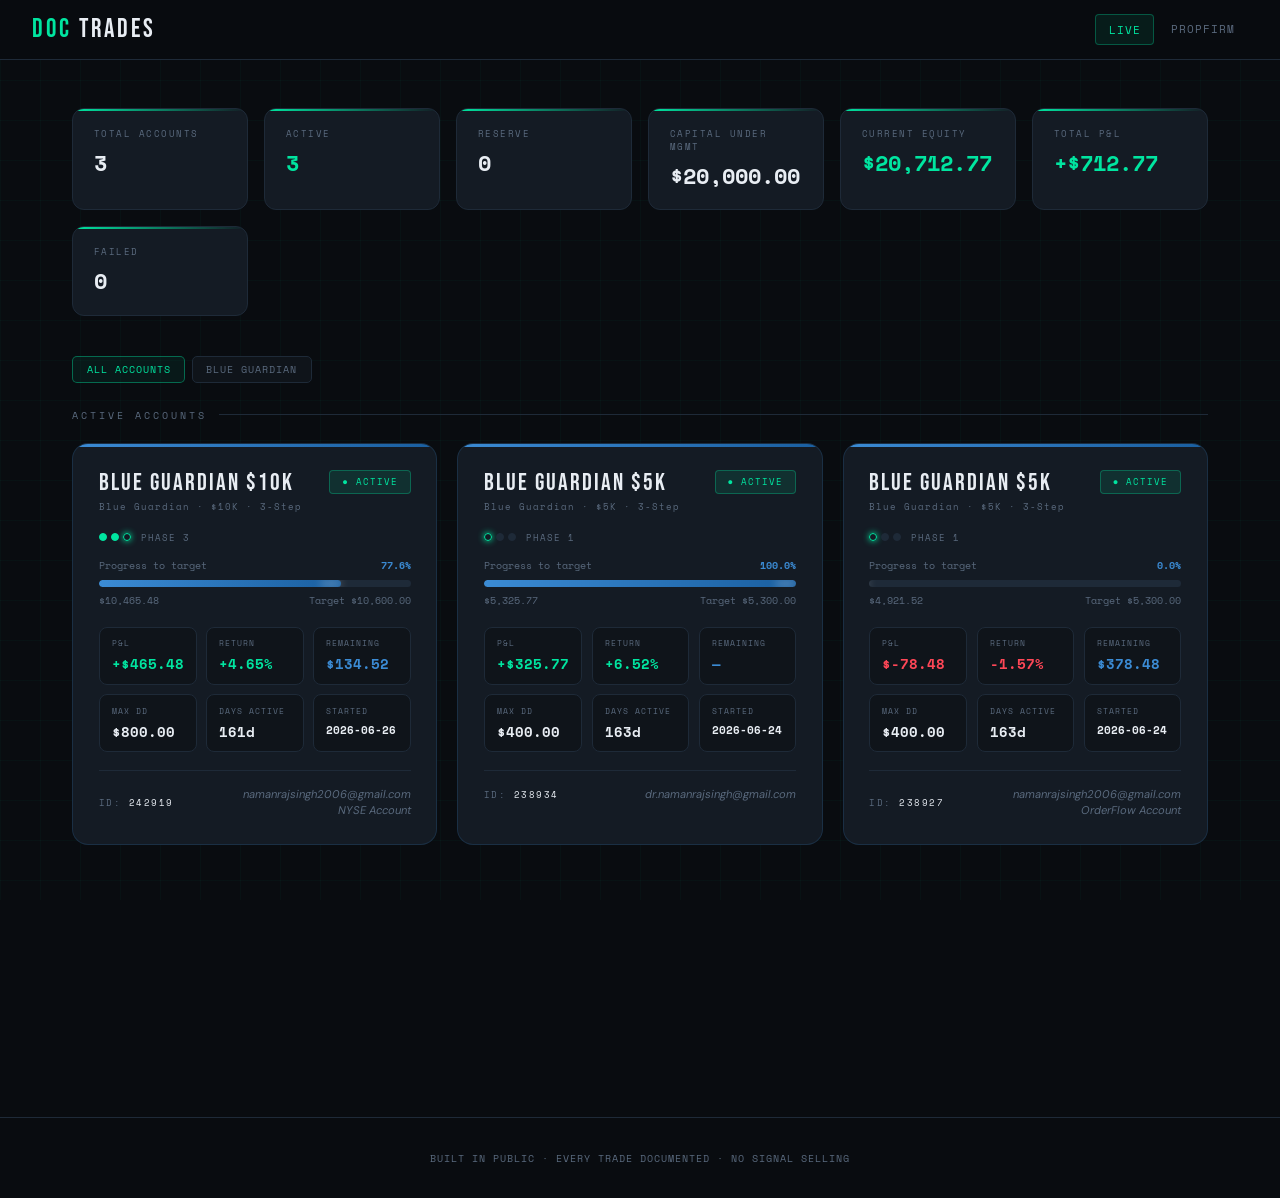
<file: index.html>
<!DOCTYPE html>
<html lang="en">
<head>
  <meta charset="UTF-8" />
  <meta name="viewport" content="width=device-width, initial-scale=1.0" />
  <title>doc.trades — Accounts</title>
  <link rel="preconnect" href="https://fonts.googleapis.com" />
  <link href="https://fonts.googleapis.com/css2?family=Space+Mono:wght@400;700&family=Bebas+Neue&family=DM+Sans:wght@300;400;500&display=swap" rel="stylesheet" />
  <style>
    :root {
      --bg: #090c10;
      --surface: #0f141a;
      --card: #141b24;
      --border: #1e2a38;
      --accent: #00e5a0;
      --accent2: #f7b731;
      --danger: #ff4757;
      --text: #e8edf3;
      --muted: #5a6a7e;
      --mono: 'Space Mono', monospace;
      --display: 'Bebas Neue', sans-serif;
      --body: 'DM Sans', sans-serif;
    }
    *, *::before, *::after { margin: 0; padding: 0; box-sizing: border-box; }

    body {
      background: var(--bg);
      color: var(--text);
      font-family: var(--body);
      min-height: 100vh;
      overflow-x: hidden;
    }

    body::before {
      content: '';
      position: fixed;
      inset: 0;
      background-image:
        linear-gradient(rgba(0,229,160,.03) 1px, transparent 1px),
        linear-gradient(90deg, rgba(0,229,160,.03) 1px, transparent 1px);
      background-size: 40px 40px;
      pointer-events: none;
      z-index: 0;
    }

    header {
      position: sticky; top: 0; z-index: 100;
      background: rgba(9,12,16,.9);
      backdrop-filter: blur(14px);
      border-bottom: 1px solid var(--border);
      padding: 0 2rem;
      height: 60px;
      display: flex;
      align-items: center;
      justify-content: space-between;
    }
    .logo { font-family: var(--display); font-size: 1.6rem; letter-spacing: 3px; color: var(--accent); }
    .logo span { color: var(--text); }
    nav { display: flex; gap: .25rem; }
    nav a {
      color: var(--muted);
      text-decoration: none;
      font-family: var(--mono);
      font-size: .7rem;
      letter-spacing: 1px;
      padding: .4rem .8rem;
      border-radius: 4px;
      transition: all .2s;
      text-transform: uppercase;
    }
    nav a:hover, nav a.active { color: var(--accent); background: rgba(0,229,160,.08); }
    nav a.active { border: 1px solid rgba(0,229,160,.3); }

    main {
      position: relative; z-index: 1;
      max-width: 1200px;
      margin: 0 auto;
      padding: 3rem 2rem 5rem;
    }

    .summary-bar {
      display: grid;
      grid-template-columns: repeat(auto-fit, minmax(160px, 1fr));
      gap: 1rem;
      margin-bottom: 2.5rem;
      animation: fadeUp .5s ease both;
    }
    .sum-box {
      background: var(--card);
      border: 1px solid var(--border);
      border-radius: 12px;
      padding: 1.1rem 1.3rem;
      position: relative;
      overflow: hidden;
    }
    .sum-box::before {
      content: '';
      position: absolute; top: 0; left: 0; right: 0; height: 2px;
      background: linear-gradient(90deg, var(--accent), transparent);
    }
    .sum-label {
      font-family: var(--mono);
      font-size: .58rem;
      color: var(--muted);
      letter-spacing: 1.5px;
      text-transform: uppercase;
      margin-bottom: .45rem;
    }
    .sum-val {
      font-family: var(--mono);
      font-size: 1.35rem;
      font-weight: 700;
      color: var(--text);
    }
    .sum-val.green { color: var(--accent); }
    .sum-val.red   { color: var(--danger); }
    .sum-val.gold  { color: var(--accent2); }

    .section-label {
      font-family: var(--mono);
      font-size: .65rem;
      letter-spacing: 3px;
      color: var(--muted);
      text-transform: uppercase;
      margin-bottom: 1.25rem;
      display: flex;
      align-items: center;
      gap: .75rem;
    }
    .section-label::after { content: ''; flex: 1; height: 1px; background: var(--border); }
    .section-sub {
      font-size: .55rem;
      color: var(--muted);
      letter-spacing: 1px;
      font-family: var(--mono);
      margin-left: .5rem;
      text-transform: none;
      opacity: .7;
    }

    .filter-row {
      display: flex;
      gap: .4rem;
      margin-bottom: 1.5rem;
      flex-wrap: wrap;
    }
    .filter-btn {
      font-family: var(--mono);
      font-size: .6rem;
      letter-spacing: 1px;
      text-transform: uppercase;
      padding: .35rem .85rem;
      border-radius: 5px;
      border: 1px solid var(--border);
      background: var(--surface);
      color: var(--muted);
      cursor: pointer;
      transition: all .2s;
    }
    .filter-btn:hover { color: var(--text); border-color: var(--muted); }
    .filter-btn.active { color: var(--accent); border-color: rgba(0,229,160,.4); background: rgba(0,229,160,.06); }

    .accounts-grid {
      display: grid;
      grid-template-columns: repeat(auto-fill, minmax(340px, 1fr));
      gap: 1.25rem;
      margin-bottom: 3rem;
    }

    .acc-card {
      background: var(--card);
      border: 1px solid var(--border);
      border-radius: 16px;
      padding: 1.6rem;
      position: relative;
      overflow: hidden;
      text-decoration: none;
      color: var(--text);
      display: block;
      transition: transform .2s, border-color .2s, box-shadow .2s;
      animation: fadeUp .5s ease both;
    }
    .acc-card:hover { transform: translateY(-3px); box-shadow: 0 8px 32px rgba(0,0,0,.3); }
    .acc-card::before { content: ''; position: absolute; top: 0; left: 0; right: 0; height: 3px; }

    /* Reserve cards get a subtle dimmed look */
    .acc-card.is-reserve { opacity: .75; }
    .acc-card.is-reserve:hover { opacity: 1; }

    .card-top {
      display: flex;
      justify-content: space-between;
      align-items: flex-start;
      margin-bottom: 1.1rem;
      gap: .75rem;
    }
    .card-name { font-family: var(--display); font-size: 1.5rem; letter-spacing: 2px; line-height: 1.1; }
    .card-firm { font-family: var(--mono); font-size: .58rem; color: var(--muted); letter-spacing: 1px; margin-top: .25rem; }

    .status-badge {
      font-family: var(--mono);
      font-size: .58rem;
      letter-spacing: 1px;
      padding: .3rem .75rem;
      border-radius: 4px;
      white-space: nowrap;
      flex-shrink: 0;
    }
    .status-active  { color: var(--accent);  background: rgba(0,229,160,.1);   border: 1px solid rgba(0,229,160,.3); }
    .status-reserve { color: #64748b;         background: rgba(100,116,139,.1); border: 1px solid rgba(100,116,139,.35); }
    .status-passed  { color: var(--accent2);  background: rgba(247,183,49,.1);  border: 1px solid rgba(247,183,49,.3); }
    .status-failed  { color: var(--danger);   background: rgba(255,71,87,.1);   border: 1px solid rgba(255,71,87,.3); }
    .status-funded  { color: #a78bfa;         background: rgba(167,139,250,.1); border: 1px solid rgba(167,139,250,.3); }

    .prog-section { margin-bottom: 1.2rem; }
    .prog-row {
      display: flex;
      justify-content: space-between;
      font-family: var(--mono);
      font-size: .62rem;
      color: var(--muted);
      margin-bottom: .45rem;
    }
    .prog-row .pct { font-weight: 700; }
    .prog-track { height: 7px; background: var(--border); border-radius: 4px; overflow: hidden; margin-bottom: .4rem; }
    .prog-fill {
      height: 100%;
      border-radius: 4px;
      transition: width 1s ease;
      position: relative;
    }
    .prog-fill::after {
      content: '';
      position: absolute; top: 0; right: 0;
      width: 20px; height: 100%;
      background: rgba(255,255,255,.25);
      filter: blur(4px);
      animation: shimmer 2s ease-in-out infinite;
    }
    @keyframes shimmer { 0%,100%{opacity:0} 50%{opacity:1} }

    .bal-row { display: flex; justify-content: space-between; font-family: var(--mono); font-size: .6rem; color: var(--muted); }

    .stats-grid {
      display: grid;
      grid-template-columns: repeat(3, 1fr);
      gap: .6rem;
      margin-bottom: 1.1rem;
    }
    .stat-box { background: var(--surface); border: 1px solid var(--border); border-radius: 8px; padding: .6rem .75rem; }
    .stat-lbl { font-family: var(--mono); font-size: .52rem; color: var(--muted); letter-spacing: 1px; margin-bottom: .3rem; text-transform: uppercase; }
    .stat-val { font-family: var(--mono); font-size: .85rem; font-weight: 700; color: var(--text); }
    .stat-val.green { color: var(--accent); }
    .stat-val.red   { color: var(--danger); }
    .stat-val.gold  { color: var(--accent2); }

    .card-footer {
      display: flex;
      align-items: center;
      justify-content: space-between;
      gap: .75rem;
      padding-top: 1rem;
      border-top: 1px solid var(--border);
      flex-wrap: wrap;
    }
    .acc-id { font-family: var(--mono); font-size: .55rem; color: var(--muted); letter-spacing: 1.5px; text-transform: uppercase; }
    .acc-id span { color: var(--text); }
    .card-note { font-size: .7rem; color: var(--muted); font-style: italic; max-width: 60%; text-align: right; line-height: 1.4; }

    .phase-dots { display: flex; gap: 4px; align-items: center; margin-bottom: .9rem; }
    .phase-dot { width: 8px; height: 8px; border-radius: 50%; background: var(--border); border: 1px solid var(--border); }
    .phase-dot.done    { background: var(--accent); border-color: var(--accent); }
    .phase-dot.current { background: transparent; border-color: var(--accent); box-shadow: 0 0 6px var(--accent); }
    .phase-label { font-family: var(--mono); font-size: .55rem; color: var(--muted); letter-spacing: 1px; margin-left: 6px; }

    footer {
      position: relative; z-index: 1;
      text-align: center;
      padding: 2rem;
      border-top: 1px solid var(--border);
      font-family: var(--mono);
      font-size: .65rem;
      color: var(--muted);
      letter-spacing: 1px;
    }

    @keyframes fadeUp {
      from { opacity: 0; transform: translateY(16px); }
      to   { opacity: 1; transform: translateY(0); }
    }

    @media (max-width: 600px) {
      header { padding: 0 1rem; }
      main   { padding: 1.5rem 1rem 4rem; }
      .accounts-grid { grid-template-columns: 1fr; }
      .stats-grid { grid-template-columns: repeat(2, 1fr); }
      .card-note { display: none; }
    }
  </style>
</head>
<body>

  <header>
    <div class="logo">doc <span>trades</span></div>
    <nav>
      <a href="index.html" class="active">Live</a>
      <a href="propfirm.html">PropFirm</a>
    </nav>
  </header>

  <main>
    <div class="summary-bar" id="summary-bar"></div>
    <div class="filter-row"  id="filter-row"></div>

    <div class="section-label" id="label-active"  style="display:none">Active Accounts</div>
    <div class="accounts-grid" id="grid-active"></div>

    <div class="section-label" id="label-reserve" style="display:none">
      Reserve Accounts <span class="section-sub">— on standby · deploy when needed</span>
    </div>
    <div class="accounts-grid" id="grid-reserve"></div>

    <div class="section-label" id="label-passed"  style="display:none">Passed / Funded</div>
    <div class="accounts-grid" id="grid-passed"></div>

    <div class="section-label" id="label-failed"  style="display:none">Failed / Closed</div>
    <div class="accounts-grid" id="grid-failed"></div>
  </main>

  <footer>
    <div>BUILT IN PUBLIC · EVERY TRADE DOCUMENTED · NO SIGNAL SELLING</div>
  </footer>

  <script src="accounts.js"></script>

  <script>
    const fmt     = n => '$' + n.toLocaleString('en-US', { minimumFractionDigits: 2, maximumFractionDigits: 2 });
    const pct     = (a,b) => ((a-b)/b*100).toFixed(2) + '%';
    const progPct = (cur,init,tgt) => Math.min(Math.max((cur-init)/(tgt-init)*100, 0), 100).toFixed(1);

    // FIX 3: UTC-safe — counts calendar days from startDate to today,
    // regardless of timezone and whether any trades were taken
    const daysSince = d => {
      const [y,m,day] = d.split('-').map(Number);
      const start = Date.UTC(y, m-1, day);
      const today = Date.UTC(new Date().getFullYear(), new Date().getMonth(), new Date().getDate());
      return Math.max(0, Math.floor((today - start) / 86400000));
    };

    const STATUS_LABELS = { active:'● ACTIVE', reserve:'◈ RESERVE', passed:'✓ PASSED', failed:'✗ FAILED', funded:'★ FUNDED' };
    const STATUS_CLASS  = { active:'status-active', reserve:'status-reserve', passed:'status-passed', failed:'status-failed', funded:'status-funded' };

    // ── Summary bar ────────────────────────────────────────
    function buildSummary() {
      const total     = ACCOUNTS.length;
      const nActive   = ACCOUNTS.filter(a => a.status === 'active').length;
      const nReserve  = ACCOUNTS.filter(a => a.status === 'reserve').length;
      const nFailed   = ACCOUNTS.filter(a => a.status === 'failed').length;
      const live      = ACCOUNTS.filter(a => a.status !== 'failed');
      const totalSize = live.reduce((s,a) => s + a.accountSize, 0);
      const totalBal  = live.reduce((s,a) => s + a.currentBalance, 0);
      const totalPnl  = totalBal - totalSize;

      const items = [
        { label: 'Total Accounts',     val: total,                                                cls: '' },
        { label: 'Active',             val: nActive,                                              cls: 'green' },
        { label: 'Reserve',            val: nReserve,                                             cls: '' },
        { label: 'Capital Under Mgmt', val: fmt(totalSize),                                       cls: '' },
        { label: 'Current Equity',     val: fmt(totalBal),     cls: totalBal >= totalSize ? 'green' : 'red' },
        { label: 'Total P&L',          val: (totalPnl >= 0 ? '+' : '') + fmt(totalPnl), cls: totalPnl >= 0 ? 'green' : 'red' },
        { label: 'Failed',             val: nFailed,                                              cls: nFailed > 0 ? 'red' : '' },
      ];

      document.getElementById('summary-bar').innerHTML = items.map(i => `
        <div class="sum-box">
          <div class="sum-label">${i.label}</div>
          <div class="sum-val ${i.cls}">${i.val}</div>
        </div>`).join('');
    }

    // ── Filter buttons ─────────────────────────────────────
    let currentFilter = 'all';
    function buildFilters() {
      const firms = ['all', ...new Set(ACCOUNTS.map(a => a.propFirm))];
      document.getElementById('filter-row').innerHTML = firms.map(f => `
        <button class="filter-btn${f==='all'?' active':''}" data-firm="${f}">
          ${f === 'all' ? 'All Accounts' : f}
        </button>`).join('');

      document.querySelectorAll('.filter-btn').forEach(btn => {
        btn.addEventListener('click', () => {
          currentFilter = btn.dataset.firm;
          document.querySelectorAll('.filter-btn').forEach(b => b.classList.remove('active'));
          btn.classList.add('active');
          renderCards();
        });
      });
    }

    // ── Build one card ─────────────────────────────────────
    function buildCard(acc) {
      const style  = STYLE_MAP[acc.style] || STYLE_MAP.green;
      const pnl    = acc.currentBalance - acc.initialBalance;
      const pnlPct = pct(acc.currentBalance, acc.initialBalance);
      const prog   = progPct(acc.currentBalance, acc.initialBalance, acc.targetBalance);
      const days   = daysSince(acc.startDate);   // always from startDate, no trade check
      const remain = acc.targetBalance - acc.currentBalance;

      const phaseNum = parseInt((acc.phase || 'PHASE 1').replace(/\D/g,'')) || 1;
      let dots = '';
      for (let i = 1; i <= acc.totalPhases; i++) {
        if      (i < phaseNum)  dots += '<div class="phase-dot done"></div>';
        else if (i === phaseNum) dots += '<div class="phase-dot current"></div>';
        else                    dots += '<div class="phase-dot"></div>';
      }

      const rgb = hexToRgb(style.accent);
      return `
        <a class="acc-card${acc.status==='reserve'?' is-reserve':''}"
           href="${acc.dashboardUrl || '#'}" target="_blank"
           style="border-color:rgba(${rgb},.18);"
           onmouseover="this.style.borderColor='rgba(${rgb},.45)';this.style.boxShadow='0 8px 32px ${style.glow}'"
           onmouseout="this.style.borderColor='rgba(${rgb},.18)';this.style.boxShadow=''">

          <div style="position:absolute;top:0;left:0;right:0;height:3px;background:${style.bar}"></div>

          <div class="card-top">
            <div>
              <div class="card-name">${acc.accountName}</div>
              <div class="card-firm">${acc.propFirm} · ${acc.accountSize>=1000?'$'+(acc.accountSize/1000)+'K':'$'+acc.accountSize} · ${acc.totalPhases}-Step</div>
            </div>
            <div class="status-badge ${STATUS_CLASS[acc.status]}">${STATUS_LABELS[acc.status]}</div>
          </div>

          <div class="phase-dots">
            ${dots}
            <span class="phase-label">${acc.phase}</span>
          </div>

          <div class="prog-section">
            <div class="prog-row">
              <span>Progress to target</span>
              <span class="pct" style="color:${style.accent}">${prog}%</span>
            </div>
            <div class="prog-track">
              <div class="prog-fill" style="width:${prog}%;background:${style.bar}"></div>
            </div>
            <div class="bal-row">
              <span>${fmt(acc.currentBalance)}</span>
              <span>Target ${fmt(acc.targetBalance)}</span>
            </div>
          </div>

          <div class="stats-grid">
            <div class="stat-box">
              <div class="stat-lbl">P&amp;L</div>
              <div class="stat-val ${pnl>=0?'green':'red'}">${pnl>=0?'+':''}${fmt(pnl)}</div>
            </div>
            <div class="stat-box">
              <div class="stat-lbl">Return</div>
              <div class="stat-val ${pnl>=0?'green':'red'}">${pnl>=0?'+':''}${pnlPct}</div>
            </div>
            <div class="stat-box">
              <div class="stat-lbl">Remaining</div>
              <div class="stat-val" style="color:${style.accent}">${remain>0?fmt(remain):'—'}</div>
            </div>
            <div class="stat-box">
              <div class="stat-lbl">Max DD</div>
              <div class="stat-val">${fmt(acc.maxDrawdown)}</div>
            </div>
            <div class="stat-box">
              <div class="stat-lbl">Days Active</div>
              <div class="stat-val">${days}d</div>
            </div>
            <div class="stat-box">
              <div class="stat-lbl">Started</div>
              <div class="stat-val" style="font-size:.68rem">${acc.startDate}</div>
            </div>
          </div>

          <div class="card-footer">
            <div class="acc-id">ID: <span>${acc.accountNumber}</span></div>
            <div class="card-note">${acc.note||''}</div>
          </div>
        </a>`;
    }

    // ── Render all cards ───────────────────────────────────
    function renderCards() {
      const filtered = currentFilter === 'all'
        ? ACCOUNTS
        : ACCOUNTS.filter(a => a.propFirm === currentFilter);

      // FIX 2: bucket by status
      const groups = { active:[], reserve:[], passed:[], failed:[] };
      filtered.forEach(a => {
        if      (a.status === 'active')                          groups.active.push(a);
        else if (a.status === 'reserve')                         groups.reserve.push(a);
        else if (a.status === 'funded' || a.status === 'passed') groups.passed.push(a);
        else                                                      groups.failed.push(a);
      });

      // FIX 1: sort each bucket by P&L descending (highest profit first)
      Object.values(groups).forEach(g =>
        g.sort((a,b) => (b.currentBalance - b.initialBalance) - (a.currentBalance - a.initialBalance))
      );

      ['active','reserve','passed','failed'].forEach(g => {
        const grid  = document.getElementById('grid-'  + g);
        const label = document.getElementById('label-' + g);
        if (groups[g].length) {
          grid.innerHTML = groups[g].map((a,i) =>
            buildCard(a).replace(
              'animation: fadeUp .5s ease both',
              `animation: fadeUp .5s ease ${i*0.06}s both`
            )
          ).join('');
          label.style.display = '';
        } else {
          grid.innerHTML  = '';
          label.style.display = 'none';
        }
      });
    }

    function hexToRgb(hex) {
      return [
        parseInt(hex.slice(1,3),16),
        parseInt(hex.slice(3,5),16),
        parseInt(hex.slice(5,7),16)
      ].join(',');
    }

    buildSummary();
    buildFilters();
    renderCards();
  </script>
</body>
</html>
</file>
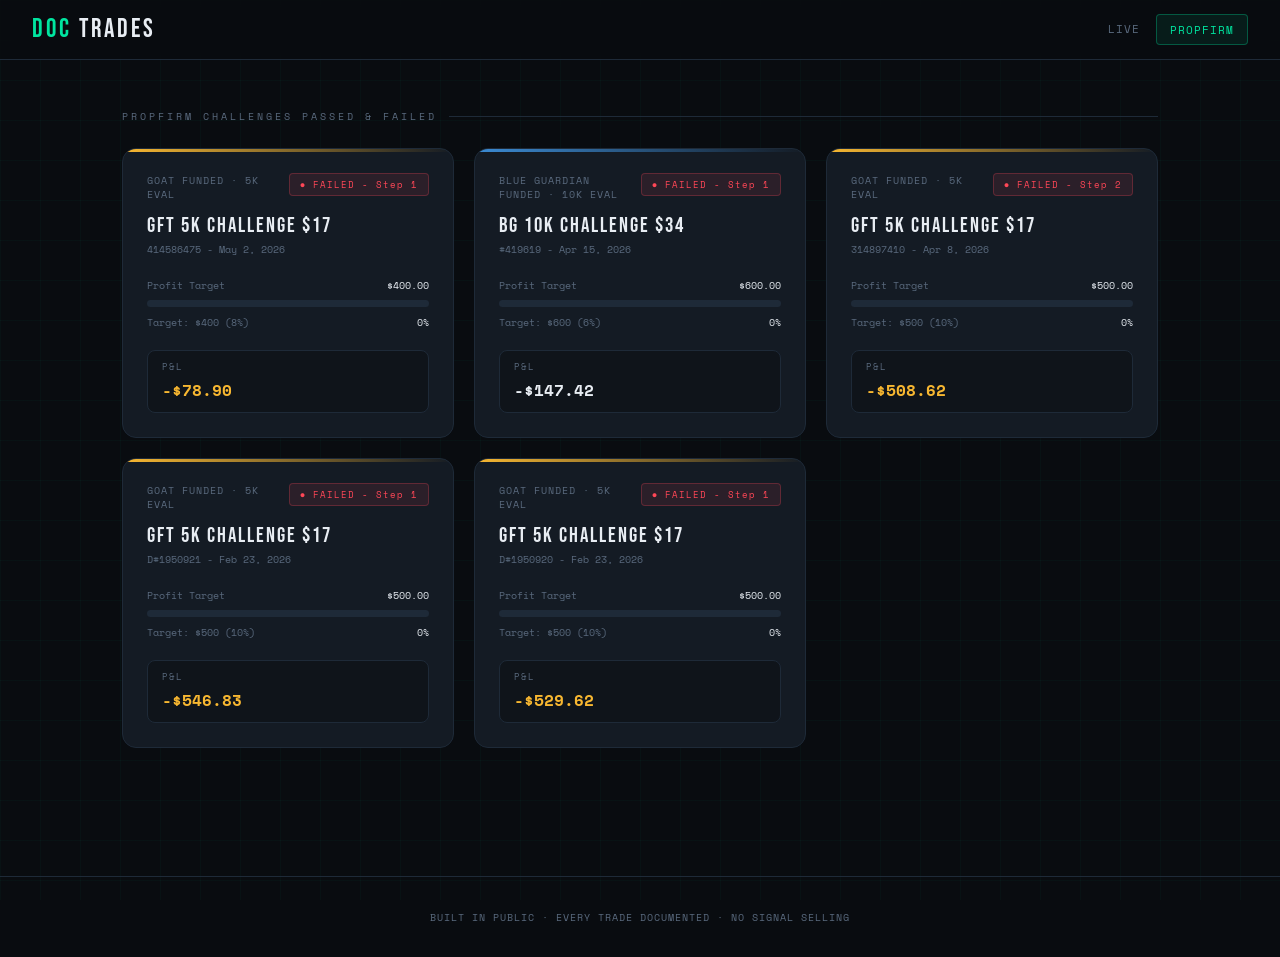
<file: propfirm.html>
<!DOCTYPE html>
<html lang="en">

<head>
    <meta charset="UTF-8" />
    <meta name="viewport" content="width=device-width, initial-scale=1.0" />
    <title>doc.trades — Prop Firms</title>
    <link rel="preconnect" href="https://fonts.googleapis.com" />
    <link
        href="https://fonts.googleapis.com/css2?family=Space+Mono:wght@400;700&family=Bebas+Neue&family=DM+Sans:wght@300;400;500&display=swap"
        rel="stylesheet" />
    <link rel="stylesheet" href="styles.css">

</head>

<body>

    <header>
        <div class="logo">doc <span>trades</span></div>
        <nav>
            <a href="index.html">Live</a>
            <a href="propfirm.html" class="active">PropFirm</a>
        </nav>
    </header>

    <main>

        <!-- Propfirm Challenges -->
        <div class="section-label">PropFirm Challenges passed & Failed</div>
        <div class="challenges-grid">

            <!-- GOAT PropFirm Challenge -->
            <div class="challenge-card gold">
                <div class="card-header">
                    <div class="card-platform">GOAT Funded · 5K Eval</div>
                    <div class="card-status status-failed">● FAILED - Step 1</div>
                </div>
                <div class="card-title">GFT 5k Challenge $17</div>
                <div class="card-subtitle">414586475 - May 2, 2026</div>

                <div class="progress-wrap">
                    <div class="progress-meta">
                        <span>Profit Target</span>
                        <span class="value" id="goat-bal">$400.00</span>
                    </div>
                    <div class="progress-bar">
                        <div class="progress-fill gold" id="goat-bar" style="width: 0%"></div>
                    </div>
                    <div class="progress-meta" style="margin-top:0.4rem;">
                        <span>Target: $400 (8%)</span>
                        <span class="value" id="goat-pct">0%</span>
                    </div>
                </div>

                <div class="stats-row">
                    <div class="stat-box">
                        <div class="stat-label">P&L</div>
                        <div class="stat-value gold" id="goat-pnl">-$78.90</div>
                    </div>
                </div>
            </div>
            <!-- BlueGuardian PropFirm Challenge -->
            <a class="challenge-card blueBG" href="https://trader.blueguardian.com/metrics/69df2dcbe262f516dbcaaaa4">
                <div class="card-header">
                    <div class="card-platform">Blue Guardian Funded · 10K Eval</div>
                    <div class="card-status status-failed">● FAILED - Step 1</div>
                </div>
                <div class="card-title">BG 10k Challenge $34</div>
                <div class="card-subtitle">#419619 - Apr 15, 2026</div>

                <div class="progress-wrap">
                    <div class="progress-meta">
                        <span>Profit Target</span>
                        <span class="value" id="goat-bal">$600.00</span>
                    </div>
                    <div class="progress-bar">
                        <div class="progress-fill blueBG" id="goat-bar" style="width: 0%"></div>
                    </div>
                    <div class="progress-meta" style="margin-top:0.4rem;">
                        <span>Target: $600 (6%)</span>
                        <span class="value" id="goat-pct">0%</span>
                    </div>
                </div>

                <div class="stats-row">
                    <div class="stat-box">
                        <div class="stat-label">P&L</div>
                        <div class="stat-value blueBG" id="goat-pnl">-$147.42</div>
                    </div>
                </div>
            </a>

            <!-- GOAT PropFirm Challenge -->
            <div class="challenge-card gold">
                <div class="card-header">
                    <div class="card-platform">GOAT Funded · 5K Eval</div>
                    <div class="card-status status-failed">● FAILED - Step 2</div>
                </div>
                <div class="card-title">GFT 5k Challenge $17</div>
                <div class="card-subtitle">314897410 - Apr 8, 2026</div>

                <div class="progress-wrap">
                    <div class="progress-meta">
                        <span>Profit Target</span>
                        <span class="value" id="goat-bal">$500.00</span>
                    </div>
                    <div class="progress-bar">
                        <div class="progress-fill gold" id="goat-bar" style="width: 0%"></div>
                    </div>
                    <div class="progress-meta" style="margin-top:0.4rem;">
                        <span>Target: $500 (10%)</span>
                        <span class="value" id="goat-pct">0%</span>
                    </div>
                </div>

                <div class="stats-row">
                    <div class="stat-box">
                        <div class="stat-label">P&L</div>
                        <div class="stat-value gold" id="goat-pnl">-$508.62</div>
                    </div>
                </div>
            </div>

            <!-- GOAT PropFirm Challenge -->
            <div class="challenge-card gold">
                <div class="card-header">
                    <div class="card-platform">GOAT Funded · 5K Eval</div>
                    <div class="card-status status-failed">● FAILED - Step 1</div>
                </div>
                <div class="card-title">GFT 5k Challenge $17</div>
                <div class="card-subtitle">D#1950921 - Feb 23, 2026 </div>

                <div class="progress-wrap">
                    <div class="progress-meta">
                        <span>Profit Target</span>
                        <span class="value" id="goat-bal">$500.00</span>
                    </div>
                    <div class="progress-bar">
                        <div class="progress-fill gold" id="goat-bar" style="width: 0%"></div>
                    </div>
                    <div class="progress-meta" style="margin-top:0.4rem;">
                        <span>Target: $500 (10%)</span>
                        <span class="value" id="goat-pct">0%</span>
                    </div>
                </div>

                <div class="stats-row">
                    <div class="stat-box">
                        <div class="stat-label">P&L</div>
                        <div class="stat-value gold" id="goat-pnl">-$546.83</div>
                    </div>
                </div>
            </div>
            <!-- GOAT PropFirm Challenge -->
            <div class="challenge-card gold">
                <div class="card-header">
                    <div class="card-platform">GOAT Funded · 5K Eval</div>
                    <div class="card-status status-failed">● FAILED - Step 1</div>
                </div>
                <div class="card-title">GFT 5k Challenge $17</div>
                <div class="card-subtitle">D#1950920 - Feb 23, 2026</div>

                <div class="progress-wrap">
                    <div class="progress-meta">
                        <span>Profit Target</span>
                        <span class="value" id="goat-bal">$500.00</span>
                    </div>
                    <div class="progress-bar">
                        <div class="progress-fill gold" id="goat-bar" style="width: 0%"></div>
                    </div>
                    <div class="progress-meta" style="margin-top:0.4rem;">
                        <span>Target: $500 (10%)</span>
                        <span class="value" id="goat-pct">0%</span>
                    </div>
                </div>

                <div class="stats-row">
                    <div class="stat-box">
                        <div class="stat-label">P&L</div>
                        <div class="stat-value gold" id="goat-pnl">-$529.62</div>
                    </div>
                </div>

            </div>
        </div>


    </main>

    <footer>
        <div>BUILT IN PUBLIC · EVERY TRADE DOCUMENTED · NO SIGNAL SELLING</div>
    </footer>


</body>

</html>
</file>
<file: styles.css>
:root {
    --bg: #090c10;
    --surface: #0f141a;
    --card: #141b24;
    --border: #1e2a38;
    --accent: #00e5a0;
    --accent2: #f7b731;
    --danger: #ff4757;
    --text: #e8edf3;
    --muted: #5a6a7e;
    --mono: 'Space Mono', monospace;
    --display: 'Bebas Neue', sans-serif;
    --body: 'DM Sans', sans-serif;
}

* {
    margin: 0;
    padding: 0;
    box-sizing: border-box;
}

body {
    background: var(--bg);
    color: var(--text);
    font-family: var(--body);
    min-height: 100vh;
    overflow-x: hidden;
}

body::before {
    content: '';
    position: fixed;
    inset: 0;
    background-image: linear-gradient(rgba(0, 229, 160, 0.03) 1px, transparent 1px), linear-gradient(90deg, rgba(0, 229, 160, 0.03) 1px, transparent 1px);
    background-size: 40px 40px;
    pointer-events: none;
    z-index: 0;
}

header {
    position: sticky;
    top: 0;
    z-index: 100;
    background: rgba(9, 12, 16, 0.85);
    backdrop-filter: blur(12px);
    border-bottom: 1px solid var(--border);
    padding: 0 2rem;
    height: 60px;
    display: flex;
    align-items: center;
    justify-content: space-between;
}

.logo {
    font-family: var(--display);
    font-size: 1.6rem;
    letter-spacing: 3px;
    color: var(--accent);
    text-decoration: none;
}

.logo span {
    color: var(--text);
}

nav {
    display: flex;
    gap: 0.25rem;
}

nav a {
    color: var(--muted);
    text-decoration: none;
    font-family: var(--mono);
    font-size: 0.7rem;
    letter-spacing: 1px;
    padding: 0.4rem 0.8rem;
    border-radius: 4px;
    transition: all 0.2s;
    text-transform: uppercase;
}

nav a:hover,
nav a.active {
    color: var(--accent);
    background: rgba(0, 229, 160, 0.08);
}

nav a.active {
    border: 1px solid rgba(0, 229, 160, 0.3);
}

main {
    position: relative;
    z-index: 1;
    max-width: 1100px;
    margin: 0 auto;
    padding: 3rem 2rem 5rem;
}

.page-title {
    font-family: var(--display);
    font-size: clamp(2.5rem, 6vw, 4rem);
    letter-spacing: 4px;
    margin-bottom: 0.5rem;
    animation: fadeUp 0.6s ease both;
}

.page-title span {
    color: var(--accent);
}

.page-sub {
    color: var(--muted);
    font-size: 0.9rem;
    margin-bottom: 3rem;
    animation: fadeUp 0.6s ease 0.1s both;
}

.section-label {
    font-family: var(--mono);
    font-size: 0.65rem;
    letter-spacing: 3px;
    color: var(--muted);
    text-transform: uppercase;
    margin-bottom: 1.5rem;
    display: flex;
    align-items: center;
    gap: 0.75rem;
}

.section-label::after {
    content: '';
    flex: 1;
    height: 1px;
    background: var(--border);
}

/* Big stats */
.account-hero {
    background: var(--card);
    border: 1px solid var(--border);
    border-radius: 16px;
    padding: 2rem;
    margin-bottom: 2rem;
    position: relative;
    overflow: hidden;
    animation: fadeUp 0.6s ease 0.15s both;
}

.account-hero::before {
    content: '';
    position: absolute;
    top: 0;
    left: 0;
    right: 0;
    height: 3px;
    background: linear-gradient(90deg, var(--accent), transparent);
}

.account-hero-header {
    display: flex;
    justify-content: space-between;
    align-items: center;
    margin-bottom: 1.5rem;
    flex-wrap: wrap;
    gap: 1rem;
}

.account-name {
    font-family: var(--display);
    font-size: 1.8rem;
    letter-spacing: 3px;
}

.account-badge {
    font-family: var(--mono);
    font-size: 0.65rem;
    padding: 0.4rem 0.9rem;
    border-radius: 4px;
    letter-spacing: 1px;
    color: var(--accent);
    background: rgba(0, 229, 160, 0.1);
    border: 1px solid rgba(0, 229, 160, 0.3);
}



.big-stats {
    display: grid;
    grid-template-columns: repeat(auto-fit, minmax(130px, 1fr));
    gap: 1rem;
    margin-bottom: 1.5rem;
}

.big-stat {
    background: var(--surface);
    border: 1px solid var(--border);
    border-radius: 10px;
    padding: 1rem;
}

.big-stat-label {
    font-family: var(--mono);
    font-size: 0.6rem;
    color: var(--muted);
    letter-spacing: 1px;
    margin-bottom: 0.4rem;
}

.big-stat-val {
    font-family: var(--mono);
    font-size: 1.3rem;
    font-weight: 700;
}

.big-stat-val.green {
    color: var(--accent);
}

.big-stat-val.red {
    color: var(--danger);
}

.big-stat-val.neutral {
    color: var(--text);
}

/* Progress bar */
.prog-wrap {
    margin-bottom: 0.5rem;
}

.prog-meta {
    display: flex;
    justify-content: space-between;
    font-family: var(--mono);
    font-size: 0.68rem;
    color: var(--muted);
    margin-bottom: 0.5rem;
}

.prog-bar {
    height: 8px;
    background: var(--border);
    border-radius: 4px;
    overflow: hidden;
}

.prog-fill {
    height: 100%;
    border-radius: 4px;
    background: linear-gradient(90deg, var(--accent), #00b07a);
    position: relative;
    transition: width 1s ease;
}

.prog-fill::after {
    content: '';
    position: absolute;
    top: 0;
    right: 0;
    width: 20px;
    height: 100%;
    background: rgba(255, 255, 255, 0.3);
    filter: blur(4px);
    animation: shimmer 2s ease-in-out infinite;
}

@keyframes shimmer {

    0%,
    100% {
        opacity: 0
    }

    50% {
        opacity: 1
    }
}

/* Days tracker */
.days-tracker {
    display: flex;
    gap: 0.5rem;
    flex-wrap: wrap;
    margin-top: 1rem;
}

.day-pill {
    display: flex;
    flex-direction: column;
    align-items: center;
    justify-content: center;
    width: 48px;
    height: 56px;
    background: var(--surface);
    border: 1px solid var(--border);
    border-radius: 8px;
    font-family: var(--mono);
    font-size: 0.55rem;
    color: var(--muted);
    gap: 2px;
    transition: all 0.2s;
}

.day-pill.done {
    border-color: rgba(0, 229, 160, 0.4);
    background: rgba(0, 229, 160, 0.05);
    color: var(--accent);
}

.day-pill .d-icon {
    font-size: 1rem;
}

/* Trade log table */
.trade-table {
    width: 100%;
    border-collapse: collapse;
    margin-top: 0.5rem;
}

.trade-table th {
    text-align: left;
    font-family: var(--mono);
    font-size: 0.6rem;
    letter-spacing: 1px;
    color: var(--muted);
    padding: 0.6rem 0.75rem;
    border-bottom: 1px solid var(--border);
}

.trade-table td {
    padding: 0.75rem;
    font-family: var(--mono);
    font-size: 0.75rem;
    border-bottom: 1px solid rgba(30, 42, 56, 0.5);
    transition: background 0.15s;
}

.trade-table tr:hover td {
    background: rgba(255, 255, 255, 0.02);
}

.trade-table td.profit {
    color: var(--accent);
}

.trade-table td.loss {
    color: var(--danger);
}

.trade-table td.pair {
    color: var(--text);
    font-weight: 700;
}

.badge-buy {
    color: var(--accent);
    font-size: 0.6rem;
    background: rgba(0, 229, 160, 0.1);
    padding: 0.15rem 0.4rem;
    border-radius: 3px;
}

.badge-sell {
    color: var(--danger);
    font-size: 0.6rem;
    background: rgba(255, 71, 87, 0.1);
    padding: 0.15rem 0.4rem;
    border-radius: 3px;
}

.table-wrap {
    background: var(--card);
    border: 1px solid var(--border);
    border-radius: 12px;
    padding: 1.5rem;
    overflow-x: auto;
}

/* Edit panel */
.edit-fab {
    position: fixed;
    bottom: 2rem;
    right: 2rem;
    z-index: 50;
    display: none;
}

footer {
    position: relative;
    z-index: 1;
    text-align: center;
    padding: 2rem;
    border-top: 1px solid var(--border);
    font-family: var(--mono);
    font-size: 0.65rem;
    color: var(--muted);
    letter-spacing: 1px;
}

@keyframes fadeUp {
    from {
        opacity: 0;
        transform: translateY(20px);
    }

    to {
        opacity: 1;
        transform: translateY(0);
    }
}

/* Modal */
.modal {
    display: none;
    position: fixed;
    inset: 0;
    background: rgba(0, 0, 0, 0.85);
    z-index: 200;
    align-items: center;
    justify-content: center;
}

.modal.open {
    display: flex;
}

.modal-box {
    background: var(--card);
    border: 1px solid var(--border);
    border-radius: 14px;
    padding: 2rem;
    width: 90%;
    max-width: 520px;
    max-height: 90vh;
    overflow-y: auto;
}

.modal-title {
    font-family: var(--display);
    font-size: 1.4rem;
    letter-spacing: 2px;
    margin-bottom: 1.5rem;
    color: var(--accent);
}

.form-group {
    margin-bottom: 1rem;
}

.form-label {
    font-family: var(--mono);
    font-size: 0.6rem;
    color: var(--muted);
    letter-spacing: 1px;
    display: block;
    margin-bottom: 0.4rem;
}

.form-input {
    width: 100%;
    background: var(--surface);
    border: 1px solid var(--border);
    color: var(--text);
    padding: 0.6rem 0.8rem;
    border-radius: 6px;
    font-family: var(--mono);
    font-size: 0.85rem;
}

.form-input:focus {
    outline: none;
    border-color: var(--accent);
}

.btn-row {
    display: flex;
    gap: 0.75rem;
    margin-top: 1.5rem;
}

.btn-primary {
    flex: 1;
    background: var(--accent);
    color: #000;
    border: none;
    padding: 0.75rem;
    border-radius: 8px;
    font-family: var(--mono);
    font-size: 0.8rem;
    font-weight: 700;
    cursor: pointer;
    letter-spacing: 1px;
}

.btn-secondary {
    flex: 1;
    background: var(--surface);
    color: var(--muted);
    border: 1px solid var(--border);
    padding: 0.75rem;
    border-radius: 8px;
    font-family: var(--mono);
    font-size: 0.8rem;
    cursor: pointer;
    letter-spacing: 1px;
}

.section-divider {
    border: none;
    border-top: 1px solid var(--border);
    margin: 1rem 0;
}

/* Trade entry rows in modal */
.trade-entry {
    display: grid;
    grid-template-columns: 1fr 1fr 1fr 1fr auto;
    gap: 0.4rem;
    align-items: center;
    margin-bottom: 0.5rem;
}

.trade-entry input,
.trade-entry select {
    background: var(--surface);
    border: 1px solid var(--border);
    color: var(--text);
    padding: 0.45rem 0.5rem;
    border-radius: 5px;
    font-family: var(--mono);
    font-size: 0.75rem;
    width: 100%;
}

.trade-entry button {
    background: rgba(255, 71, 87, 0.15);
    border: 1px solid rgba(255, 71, 87, 0.3);
    color: var(--danger);
    width: 28px;
    height: 28px;
    border-radius: 5px;
    cursor: pointer;
    font-size: 0.8rem;
}

.add-trade-btn {
    font-family: var(--mono);
    font-size: 0.7rem;
    color: var(--accent);
    background: rgba(0, 229, 160, 0.08);
    border: 1px solid rgba(0, 229, 160, 0.2);
    padding: 0.45rem 1rem;
    border-radius: 6px;
    cursor: pointer;
    letter-spacing: 1px;
    width: 100%;
    margin-top: 0.5rem;
}

/* ── propfirm.html styles ── */

.challenges-grid {
    display: grid;
    grid-template-columns: repeat(auto-fill, minmax(280px, 1fr));
    gap: 1.25rem;
    margin-bottom: 3rem;
    animation: fadeUp 0.6s ease 0.15s both;
}

.challenge-card {
    background: var(--card);
    border: 1px solid var(--border);
    border-radius: 14px;
    padding: 1.5rem;
    position: relative;
    overflow: hidden;
    transition: transform 0.2s, border-color 0.2s;
}

.challenge-card:hover {
    transform: translateY(-2px);
}

.challenge-card::before {
    content: '';
    position: absolute;
    top: 0;
    left: 0;
    right: 0;
    height: 3px;
}

.challenge-card.gold::before {
    background: linear-gradient(90deg, var(--accent2), transparent);
}

.challenge-card.blueBG::before {
    background: linear-gradient(90deg, #3b8bd4, transparent);
}

.card-header {
    display: flex;
    justify-content: space-between;
    align-items: flex-start;
    gap: 0.5rem;
    margin-bottom: 0.75rem;
}

.card-platform {
    font-family: var(--mono);
    font-size: 0.6rem;
    color: var(--muted);
    letter-spacing: 1px;
    text-transform: uppercase;
}

.card-status {
    font-family: var(--mono);
    font-size: 0.58rem;
    letter-spacing: 1px;
    padding: 0.25rem 0.6rem;
    border-radius: 4px;
    white-space: nowrap;
}

.status-failed {
    color: var(--danger);
    background: rgba(255, 71, 87, 0.1);
    border: 1px solid rgba(255, 71, 87, 0.25);
}

.status-active {
    color: var(--accent);
    background: rgba(0, 229, 160, 0.1);
    border: 1px solid rgba(0, 229, 160, 0.25);
}

.status-passed {
    color: var(--accent2);
    background: rgba(247, 183, 49, 0.1);
    border: 1px solid rgba(247, 183, 49, 0.25);
}

.card-title {
    font-family: var(--display);
    font-size: 1.3rem;
    letter-spacing: 2px;
    margin-bottom: 0.2rem;
}

.card-subtitle {
    font-family: var(--mono);
    font-size: 0.65rem;
    color: var(--muted);
    margin-bottom: 1.25rem;
}

.progress-wrap {
    margin-bottom: 1.25rem;
}

.progress-meta {
    display: flex;
    justify-content: space-between;
    font-family: var(--mono);
    font-size: 0.65rem;
    color: var(--muted);
    margin-bottom: 0.45rem;
}

.progress-meta .value {
    color: var(--text);
}

.progress-bar {
    height: 7px;
    background: var(--border);
    border-radius: 4px;
    overflow: hidden;
}

.progress-fill {
    height: 100%;
    border-radius: 4px;
    width: 0%;
    transition: width 1s ease;
}

.progress-fill.gold {
    background: linear-gradient(90deg, var(--accent2), #d49e27);
}

.progress-fill.blueBG {
    background: linear-gradient(90deg, #3b8bd4, #1a5fa0);
}

.stats-row {
    display: flex;
    gap: 0.75rem;
    flex-wrap: wrap;
}

.stat-box {
    background: var(--surface);
    border: 1px solid var(--border);
    border-radius: 8px;
    padding: 0.6rem 0.9rem;
    flex: 1;
    min-width: 80px;
}

.stat-label {
    font-family: var(--mono);
    font-size: 0.58rem;
    color: var(--muted);
    letter-spacing: 1px;
    margin-bottom: 0.3rem;
}

.stat-value {
    font-family: var(--mono);
    font-size: 1rem;
    font-weight: 700;
    color: var(--text);
}

.stat-value.gold {
    color: var(--accent2);
}

.stat-value.green {
    color: var(--accent);
}

.stat-value.red {
    color: var(--danger);
}

.links-row {
    display: grid;
    grid-template-columns: repeat(auto-fit, minmax(220px, 1fr));
    gap: 1rem;
    animation: fadeUp 0.6s ease 0.2s both;
}

.nav-card {
    display: block;
    background: var(--card);
    border: 1px solid var(--border);
    border-radius: 14px;
    padding: 1.5rem;
    text-decoration: none;
    color: var(--text);
    transition: border-color 0.2s, transform 0.2s;
}

.nav-card:hover {
    border-color: rgba(0, 229, 160, 0.35);
    transform: translateY(-2px);
}

.nav-card-icon {
    font-size: 1.5rem;
    margin-bottom: 0.75rem;
}

.nav-card-title {
    font-family: var(--display);
    font-size: 1.1rem;
    letter-spacing: 2px;
    margin-bottom: 0.5rem;
}

.nav-card-desc {
    font-size: 0.8rem;
    color: var(--muted);
    line-height: 1.5;
    margin-bottom: 1rem;
}

.nav-card-arrow {
    font-family: var(--mono);
    font-size: 0.65rem;
    color: var(--accent);
    letter-spacing: 1px;
}

@media (max-width: 600px) {
    header {
        padding: 0 1rem;
    }

    main {
        padding: 2rem 1rem 4rem;
    }

    nav a {
        font-size: 0.6rem;
        padding: 0.3rem 0.5rem;
    }

    .trade-entry {
        grid-template-columns: 1fr 1fr;
        row-gap: 0.3rem;
    }

    .challenges-grid {
        grid-template-columns: 1fr;
    }

    .links-row {
        grid-template-columns: 1fr;
    }
}


a.challenge-card {
    text-decoration: none;
    color: inherit;
}

.access-card-inline {
    margin-top: 1rem;
    border: 1px solid #1e1e28;
    border-radius: 10px;
    overflow: hidden;
    background: #0a0a0f;
    margin: 10px;
}

.access-live-dot {
    display: flex;
    align-items: center;
    gap: 6px;
    padding: 0.55rem 0.9rem;
    font-family: var(--mono);
    font-size: 0.52rem;
    letter-spacing: 2px;
    color: var(--accent);
    border-bottom: 1px solid #1a1a22;
}

.dot-pulse {
    width: 6px;
    height: 6px;
    border-radius: 50%;
    background: var(--accent);
    animation: dpulse 2s ease infinite;
}

@keyframes dpulse {

    0%,
    100% {
        opacity: 1;
        transform: scale(1);
    }

    50% {
        opacity: 0.3;
        transform: scale(0.7);
    }
}

.cred-grid-inline {
    display: grid;
    grid-template-columns: repeat(3, 1fr);
    gap: 1px;
    background: #1a1a22;
}

.cred-item-inline {
    background: #0d0d12;
    padding: 0.7rem 0.85rem;
    cursor: pointer;
    position: relative;
    transition: background 0.15s;
}

.cred-item-inline:hover {
    background: #111118;
}

.cred-lbl {
    font-family: var(--mono);
    font-size: 0.48rem;
    letter-spacing: 1.5px;
    color: #333;
    margin-bottom: 0.35rem;
}

.cred-v {
    font-family: var(--mono);
    font-size: 0.65rem;
    color: #888;
    word-break: break-all;
    transition: color 0.15s;
}

.cred-item-inline:hover .cred-v {
    color: var(--accent);
}

.cred-copied {
    position: absolute;
    top: 0.5rem;
    right: 0.6rem;
    font-family: var(--mono);
    font-size: 0.48rem;
    letter-spacing: 1px;
    color: var(--accent);
    opacity: 0;
    transition: opacity 0.2s;
}

.cred-copied.show {
    opacity: 1;
}

.cred-hint {
    font-family: var(--mono);
    font-size: 0.48rem;
    letter-spacing: 1px;
    color: #222;
    text-align: center;
    padding: 0.4rem;
    border-top: 1px solid #1a1a22;
}

@media (max-width: 500px) {
    .cred-grid-inline {
        grid-template-columns: 1fr;
    }
}


/* ── View Toggle ── */
.view-toggle-wrap {
    display: flex;
    align-items: center;
    justify-content: space-between;
    margin-bottom: 1.25rem;
    flex-wrap: wrap;
    gap: 0.75rem;
}

.view-toggle {
    display: flex;
    align-items: center;
    gap: 0;
    background: var(--surface);
    border: 1px solid var(--border);
    border-radius: 8px;
    padding: 3px;
}

.toggle-btn {
    font-family: var(--mono);
    font-size: 0.65rem;
    letter-spacing: 1.5px;
    padding: 0.45rem 1.1rem;
    border-radius: 6px;
    border: none;
    background: transparent;
    color: var(--muted);
    cursor: pointer;
    transition: all 0.2s;
    text-transform: uppercase;
}

.toggle-btn.active {
    background: var(--card);
    color: var(--accent);
    border: 1px solid rgba(0, 229, 160, 0.3);
    box-shadow: 0 0 12px rgba(0, 229, 160, 0.08);
}

/* ── View containers ── */
.tradelog-view,
.calendar-view {
    display: none;
    animation: fadeUp 0.25s ease both;
}

.tradelog-view.visible,
.calendar-view.visible {
    display: block;
}

/* ── Calendar ── */
.cal-outer {
    background: var(--card);
    border: 1px solid var(--border);
    border-radius: 14px;
    padding: 1.5rem;
    margin-bottom: 3rem;
}

.cal-header {
    display: flex;
    justify-content: space-between;
    align-items: center;
    margin-bottom: 1.25rem;
    flex-wrap: wrap;
    gap: 0.75rem;
}

.cal-nav {
    display: flex;
    align-items: center;
    gap: 0.75rem;
}

.cal-nav-btn {
    background: var(--surface);
    border: 1px solid var(--border);
    color: var(--muted);
    width: 30px;
    height: 30px;
    border-radius: 6px;
    cursor: pointer;
    font-size: 1rem;
    line-height: 1;
    transition: all 0.15s;
    display: flex;
    align-items: center;
    justify-content: center;
}

.cal-nav-btn:hover {
    border-color: var(--accent);
    color: var(--accent);
}

.cal-month-title {
    font-family: var(--display);
    font-size: 1.5rem;
    letter-spacing: 3px;
}

.cal-legend {
    display: flex;
    gap: 1rem;
    font-family: var(--mono);
    font-size: 0.6rem;
    color: var(--muted);
    letter-spacing: 1px;
    align-items: center;
}

.legend-dot {
    width: 8px;
    height: 8px;
    border-radius: 50%;
    display: inline-block;
    margin-right: 4px;
    vertical-align: middle;
}

.cal-weekdays {
    display: grid;
    grid-template-columns: repeat(7, 1fr);
    gap: 4px;
    margin-bottom: 4px;
}

.cal-weekday {
    text-align: center;
    font-family: var(--mono);
    font-size: 0.55rem;
    letter-spacing: 1px;
    color: var(--muted);
    padding: 0.4rem 0;
}

.cal-days {
    display: grid;
    grid-template-columns: repeat(7, 1fr);
    gap: 4px;
}

.cal-day {
    aspect-ratio: 1;
    min-height: 56px;
    border-radius: 8px;
    border: 1px solid var(--border);
    background: var(--surface);
    display: flex;
    flex-direction: column;
    align-items: center;
    justify-content: center;
    font-family: var(--mono);
    font-size: 0.65rem;
    color: var(--muted);
    position: relative;
    cursor: default;
    transition: all 0.15s;
}

.cal-day.empty {
    background: transparent;
    border-color: transparent;
}

.cal-day.profit {
    border-color: rgba(0, 229, 160, 0.35);
    background: rgba(0, 229, 160, 0.06);
    color: var(--accent);
}

.cal-day.loss {
    border-color: rgba(255, 71, 87, 0.35);
    background: rgba(255, 71, 87, 0.06);
    color: var(--danger);
}

.cal-day.today {
    border-color: rgba(247, 183, 49, 0.5);
    box-shadow: 0 0 0 1px rgba(247, 183, 49, 0.2);
}

.cal-day .day-num {
    font-size: 0.72rem;
    font-weight: 700;
}

.cal-day .day-pnl {
    font-size: 0.67rem;
    margin-top: 2px;
}

/* Tooltip */
.cal-day:hover .cal-tooltip {
    display: block;
}

.cal-tooltip {
    display: none;
    position: absolute;
    bottom: calc(100% + 8px);
    left: 50%;
    transform: translateX(-50%);
    background: var(--card);
    border: 1px solid var(--border);
    border-radius: 8px;
    padding: 0.6rem 0.85rem;
    white-space: nowrap;
    z-index: 20;
    font-size: 0.62rem;
    color: var(--text);
    box-shadow: 0 4px 20px rgba(0, 0, 0, 0.5);
    line-height: 1.7;
    pointer-events: none;
}

.cal-tooltip::after {
    content: '';
    position: absolute;
    top: 100%;
    left: 50%;
    transform: translateX(-50%);
    border: 5px solid transparent;
    border-top-color: var(--border);
}

.cal-tooltip strong {
    color: var(--accent);
}

/* Monthly summary row */
.cal-summary {
    display: flex;
    gap: 0.75rem;
    margin-top: 1.25rem;
    flex-wrap: wrap;
}

.cal-sum-box {
    flex: 1;
    min-width: 90px;
    background: var(--surface);
    border: 1px solid var(--border);
    border-radius: 8px;
    padding: 0.65rem 0.9rem;
}

.cal-sum-label {
    font-family: var(--mono);
    font-size: 0.58rem;
    color: var(--muted);
    letter-spacing: 1px;
    margin-bottom: 0.3rem;
}

.cal-sum-val {
    font-family: var(--mono);
    font-size: 1rem;
    font-weight: 700;
}

@media (max-width: 600px) {
    .cal-day {
        min-height: 40px;
        border-radius: 5px;
    }

    .cal-day .day-pnl {
        display: none;
    }

    .cal-day .day-num {
        font-size: 0.6rem;
    }

    .cal-month-title {
        font-size: 1.1rem;
    }
}


.stats-grid-responsive {
    display: grid;
    grid-template-columns: repeat(2, 1fr);
    gap: 10px;
    margin-top: 1rem;
}

@media (min-width: 600px) {
    .stats-grid-responsive {
        grid-template-columns: repeat(4, 1fr);
    }
}
</file>
